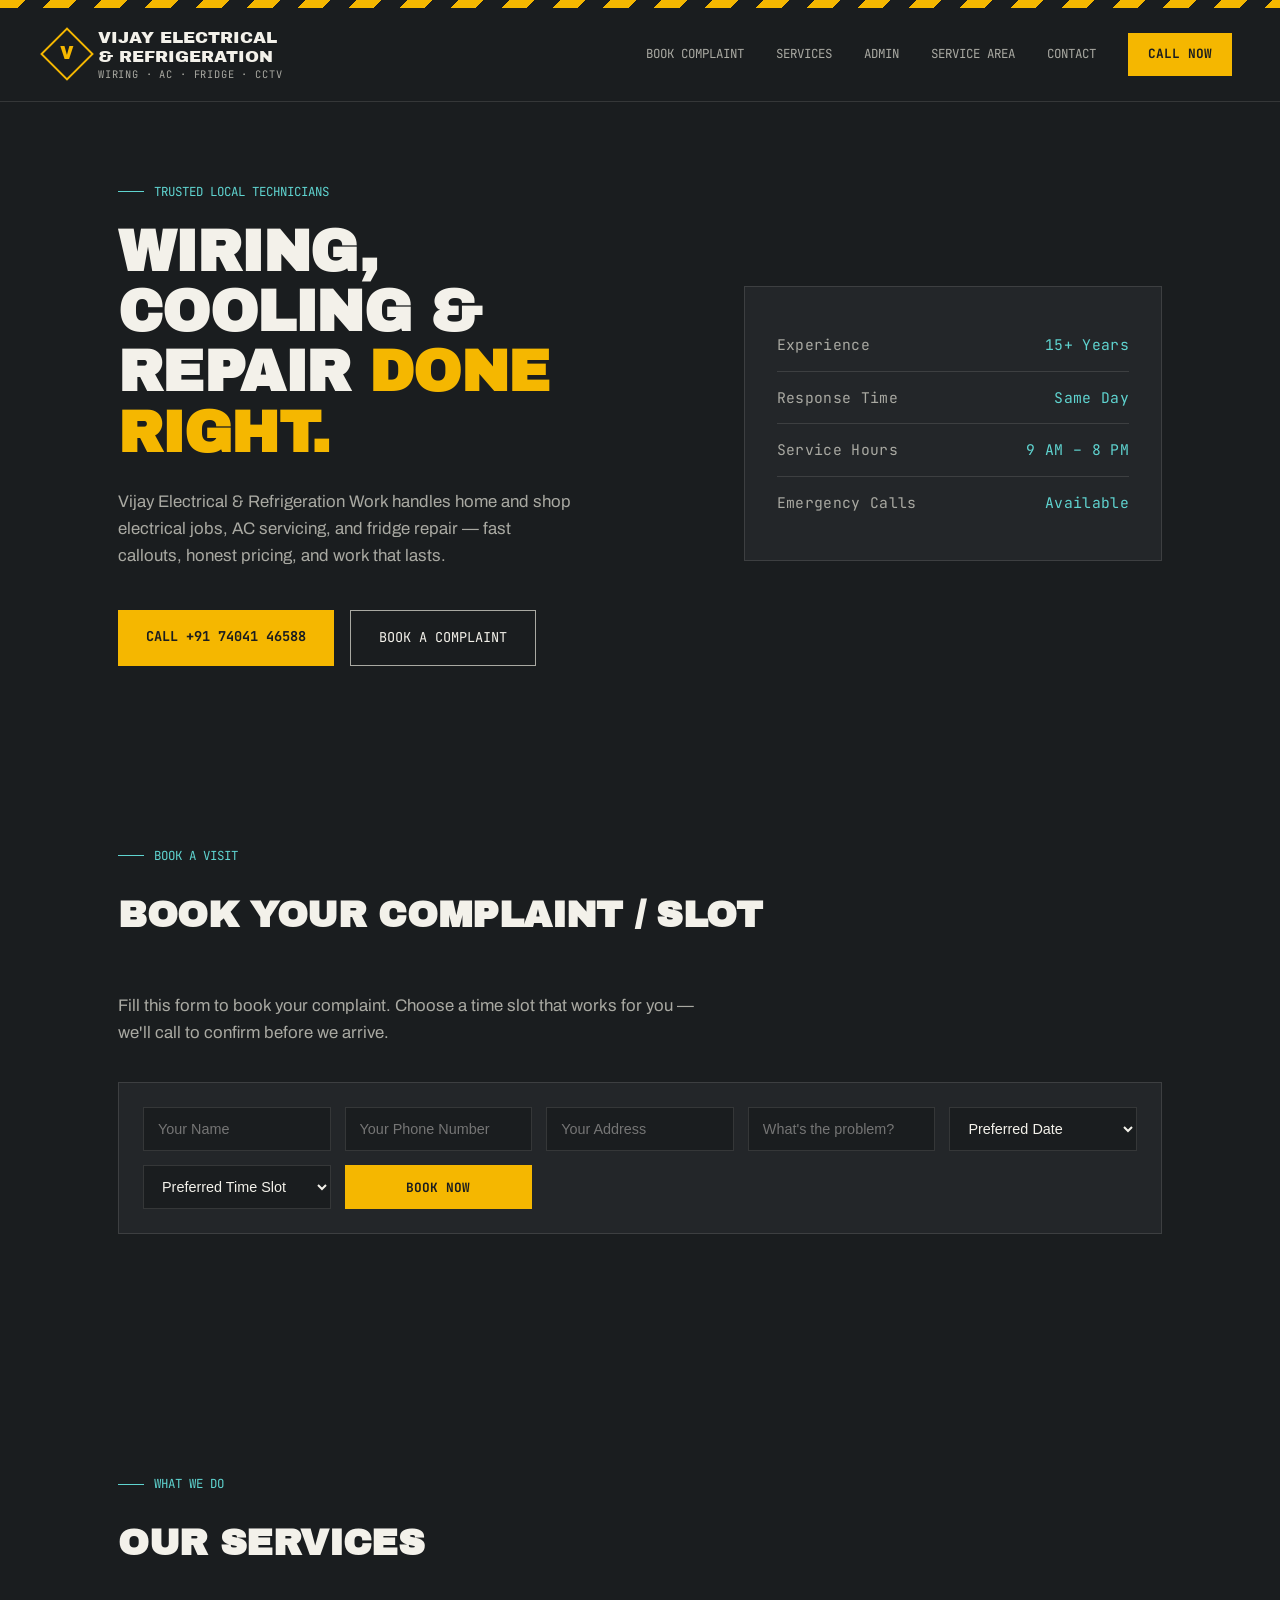
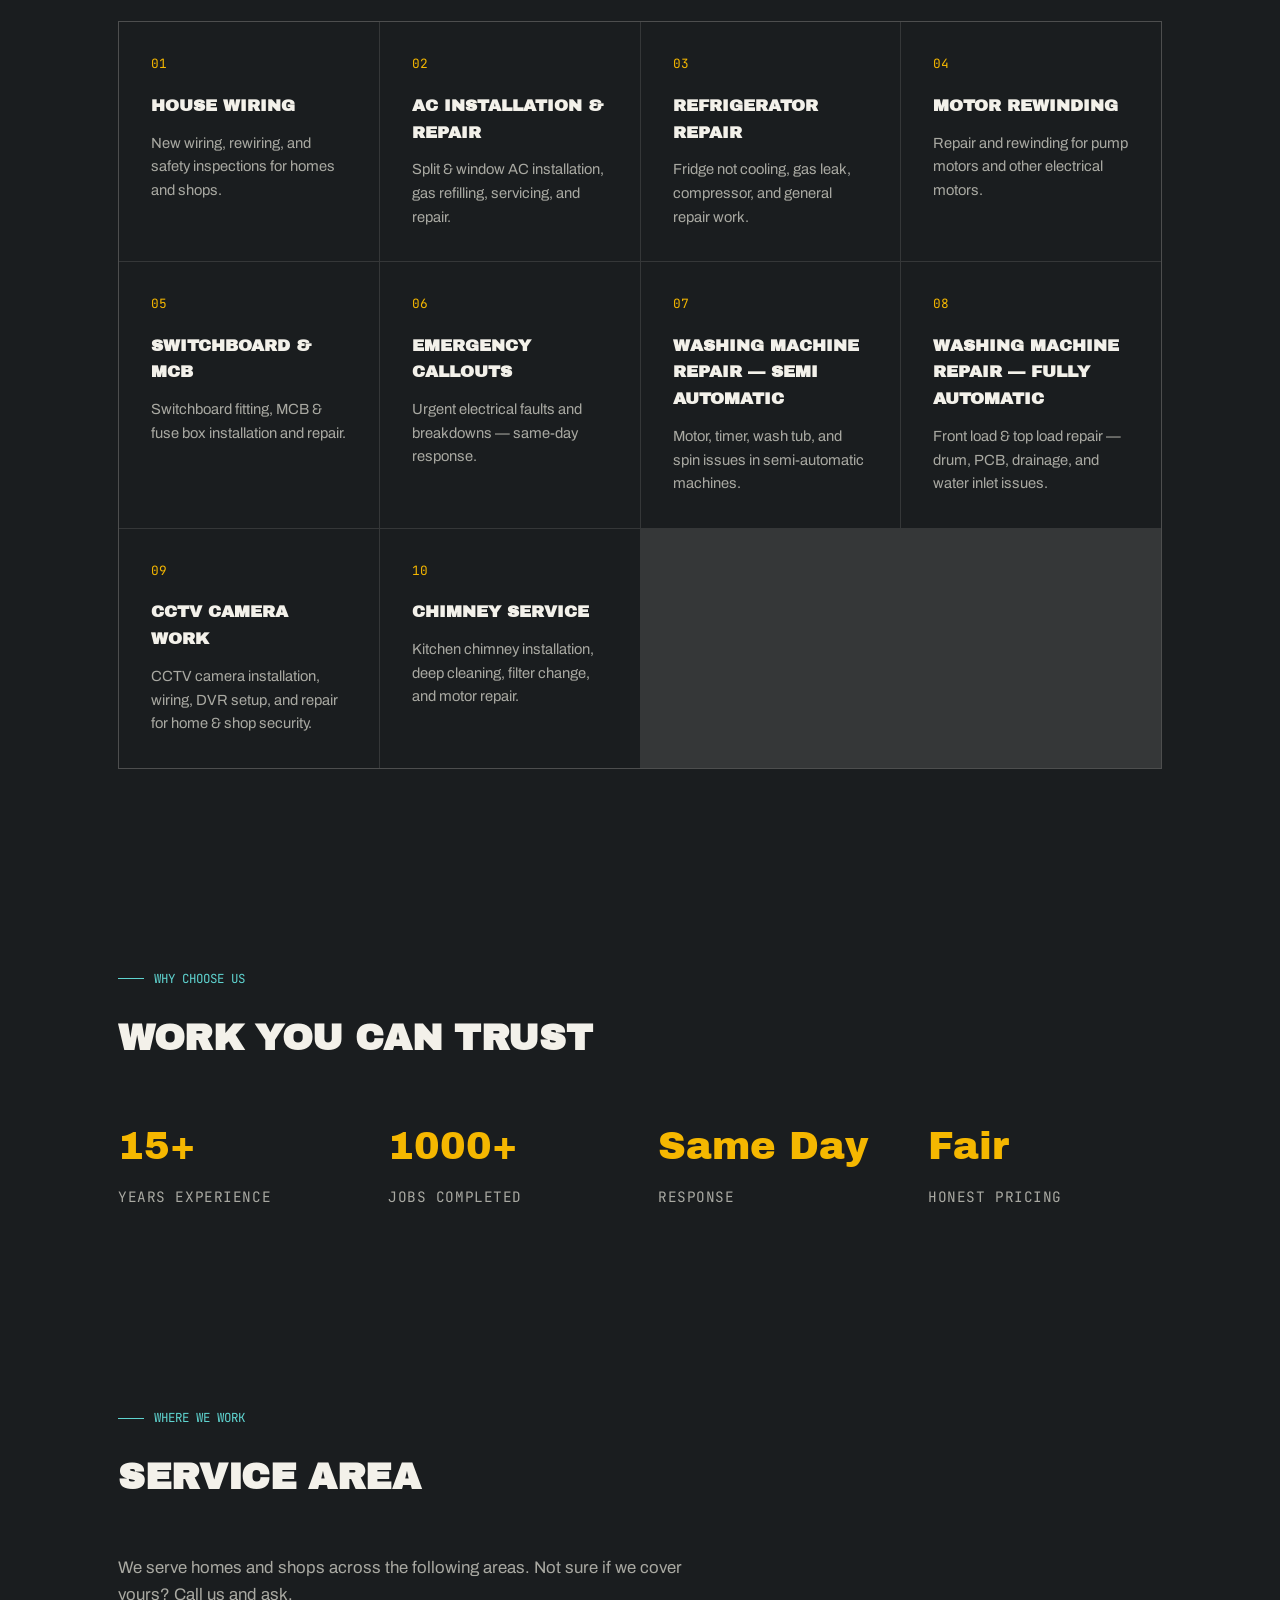
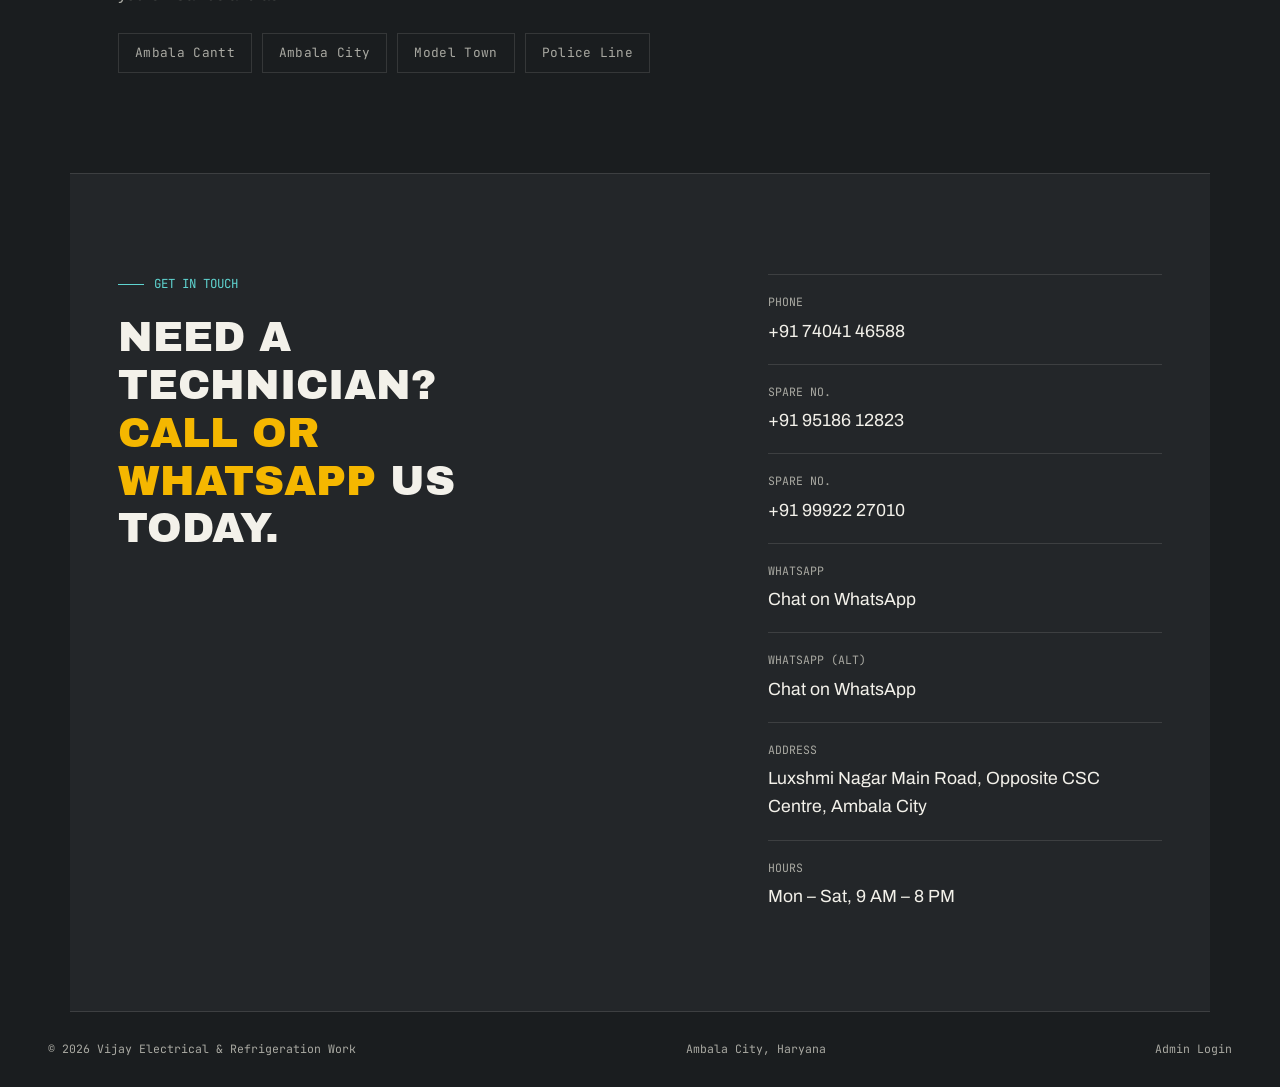
<file: index.html>
<!DOCTYPE html>
<html lang="en">
<head>
<meta charset="UTF-8">
<meta name="viewport" content="width=device-width, initial-scale=1.0">
<title>Vijay Electrical & Refrigeration Work</title>
<link rel="preconnect" href="https://fonts.googleapis.com">
<link href="https://fonts.googleapis.com/css2?family=Archivo+Black&family=Archivo:wght@400;500;600;700&family=JetBrains+Mono:wght@400;500;700&display=swap" rel="stylesheet">
<style>
:root{
    --graphite:#1A1D1F;
    --graphite-2:#232629;
    --steel:#2D3134;
    --paper:#F3F1EA;
    --paper-dim:#A9A9A2;
    --amber:#F5B700;
    --ice:#5FD4D0;
    --line: rgba(243,241,234,0.12);
  }
  *{box-sizing:border-box; margin:0; padding:0;}
  html{scroll-behavior:smooth;}
  body{
    background:var(--graphite);
    color:var(--paper);
    font-family:'Archivo', sans-serif;
    line-height:1.6;
  }
  ::selection{ background:var(--amber); color:var(--graphite); }
  a{ color:inherit; text-decoration:none; }
  .mono{ font-family:'JetBrains Mono', monospace; letter-spacing:0.02em; }
  img, svg{ display:block; max-width:100%; }

  /* hazard stripe utility */
  .stripe{
    height:8px; width:100%;
    background: repeating-linear-gradient(135deg, var(--amber) 0 18px, var(--graphite) 18px 36px);
  }

  header{
    position:sticky; top:0; z-index:20;
    display:flex; justify-content:space-between; align-items:center;
    padding:20px 48px;
    background:var(--graphite);
    border-bottom:1px solid var(--line);
  }
  .brand{ display:flex; align-items:center; gap:12px; }
  .brand .mark{
    width:38px; height:38px; border:2px solid var(--amber);
    display:flex; align-items:center; justify-content:center;
    font-family:'Archivo Black', sans-serif; color:var(--amber); font-size:1.1rem;
    transform:rotate(45deg);
  }
  .brand .mark span{ transform:rotate(-45deg); }
  .brand-text{ font-family:'Archivo Black', sans-serif; font-size:1.05rem; line-height:1.15; }
  .brand-text small{ display:block; font-family:'JetBrains Mono',monospace; font-size:0.65rem; color:var(--paper-dim); font-weight:400; letter-spacing:0.08em; margin-top:2px; }

  nav{ display:flex; gap:32px; align-items:center; }
  nav a{
    font-family:'JetBrains Mono', monospace; font-size:0.78rem; text-transform:uppercase;
    color:var(--paper-dim); transition:color .2s;
  }
  nav a:hover, nav a:focus-visible{ color:var(--amber); }
  .call-btn{
    background:var(--amber); color:var(--graphite);
    padding:11px 20px; font-family:'JetBrains Mono',monospace; font-weight:700; font-size:0.8rem;
    text-transform:uppercase;
  }
  .call-btn:hover{ background:var(--ice); }

  section{ max-width:1140px; margin:0 auto; padding:100px 48px; }

  .eyebrow{
    font-family:'JetBrains Mono', monospace; font-size:0.78rem; text-transform:uppercase;
    color:var(--ice); display:flex; align-items:center; gap:10px; margin-bottom:20px;
  }
  .eyebrow::before{ content:''; width:26px; height:1px; background:var(--ice); }

  /* HERO */
  #hero{
    padding-top:80px; padding-bottom:80px;
    display:grid; grid-template-columns:1.15fr 0.85fr; gap:60px; align-items:center;
  }
  h1.display{
    font-family:'Archivo Black', sans-serif;
    font-size:clamp(2.4rem, 5vw, 3.6rem);
    line-height:1.05; letter-spacing:-0.01em;
    text-transform:uppercase;
  }
  h1.display .hl{ color:var(--amber); }
  .hero-sub{ margin-top:26px; max-width:46ch; color:var(--paper-dim); font-size:1.05rem; }
  .hero-ctas{ display:flex; gap:16px; margin-top:40px; flex-wrap:wrap; }
  .btn-primary{
    background:var(--amber); color:var(--graphite); padding:16px 28px;
    font-family:'JetBrains Mono',monospace; font-weight:700; font-size:0.85rem; text-transform:uppercase;
  }
  .btn-primary:hover{ background:var(--ice); }
  .btn-ghost{
    border:1px solid var(--paper-dim); color:var(--paper); padding:16px 28px;
    font-family:'JetBrains Mono',monospace; font-size:0.85rem; text-transform:uppercase;
  }
  .btn-ghost:hover, .btn-ghost:focus-visible{ border-color:var(--ice); color:var(--ice); }

  .hero-panel{
    border:1px solid var(--line); background:var(--graphite-2);
    padding:32px;
  }
  .hero-panel .row{ display:flex; justify-content:space-between; padding:14px 0; border-bottom:1px solid var(--line); font-size:0.92rem; }
  .hero-panel .row:last-child{ border-bottom:none; }
  .hero-panel .row .k{ color:var(--paper-dim); }
  .hero-panel .row .v{ font-family:'JetBrains Mono',monospace; color:var(--ice); }

  /* SERVICES */
  h2.section-head{
    font-family:'Archivo Black', sans-serif; text-transform:uppercase;
    font-size:clamp(1.6rem, 3vw, 2.3rem); margin-bottom:48px; letter-spacing:-0.01em;
  }
  .services-grid{ display:grid; grid-template-columns:repeat(auto-fit, minmax(240px,1fr)); gap:1px; background:var(--line); border:1px solid var(--line); }
  .service-cell{ background:var(--graphite); padding:32px; transition:background .2s; }
  .service-cell:hover{ background:var(--graphite-2); }
  .service-cell .num{ font-family:'JetBrains Mono',monospace; color:var(--amber); font-size:0.8rem; margin-bottom:18px; }
  .service-cell h3{ font-family:'Archivo Black',sans-serif; font-size:1.05rem; text-transform:uppercase; margin-bottom:12px; }
  .service-cell p{ color:var(--paper-dim); font-size:0.92rem; }

  /* WHY US */
  .why-grid{ display:grid; grid-template-columns:repeat(auto-fit, minmax(200px,1fr)); gap:36px; margin-top:8px; }
  .why-item .big{ font-family:'Archivo Black',sans-serif; font-size:2.4rem; color:var(--amber); }
  .why-item .label{ margin-top:8px; color:var(--paper-dim); font-size:0.9rem; text-transform:uppercase; font-family:'JetBrains Mono',monospace; letter-spacing:0.04em; }

  /* COMPLAINTS */
  .complaints-stats{ display:grid; grid-template-columns:repeat(auto-fit, minmax(150px,1fr)); gap:1px; background:var(--line); border:1px solid var(--line); margin-bottom:40px; }
  .stat-cell{ background:var(--graphite-2); padding:24px; }
  .stat-cell .big{ font-family:'Archivo Black',sans-serif; font-size:2rem; }
  .stat-cell .big.amber{ color:var(--amber); }
  .stat-cell .big.ice{ color:var(--ice); }
  .stat-cell .label{ margin-top:6px; font-family:'JetBrains Mono',monospace; font-size:0.72rem; text-transform:uppercase; color:var(--paper-dim); }

  .complaint-form{
    display:grid; grid-template-columns:repeat(auto-fit, minmax(180px,1fr)); gap:14px;
    background:var(--graphite-2); border:1px solid var(--line); padding:24px; margin-bottom:40px;
  }
  .complaint-form input, .complaint-form select{
    background:var(--graphite); border:1px solid var(--line); color:var(--paper);
    padding:12px 14px; font-family:'Inter',sans-serif; font-size:0.9rem; width:100%;
  }
  .complaint-form input:focus, .complaint-form select:focus{ outline:1px solid var(--amber); border-color:var(--amber); }
  .complaint-form button{
    background:var(--amber); color:var(--graphite); border:none; cursor:pointer;
    font-family:'JetBrains Mono',monospace; font-weight:700; font-size:0.8rem; text-transform:uppercase;
    padding:12px 14px;
  }
  .complaint-form button:hover{ background:var(--ice); }

  .complaints-table{ width:100%; border-collapse:collapse; font-size:0.9rem; }
  .complaints-table th{
    text-align:left; font-family:'JetBrains Mono',monospace; font-size:0.7rem; text-transform:uppercase;
    color:var(--paper-dim); padding:12px 14px; border-bottom:1px solid var(--line);
  }
  .complaints-table td{ padding:14px; border-bottom:1px solid var(--line); vertical-align:top; }
  .complaints-table tr:hover td{ background:rgba(243,241,234,0.03); }
  .status-badge{
    font-family:'JetBrains Mono',monospace; font-size:0.7rem; text-transform:uppercase;
    padding:5px 10px; border:1px solid; display:inline-block;
  }
  .status-badge.pending{ color:var(--amber); border-color:var(--amber); }
  .status-badge.progress{ color:var(--ice); border-color:var(--ice); }
  .status-badge.completed{ color:#7CD46B; border-color:#7CD46B; }
  .del-btn{
    background:none; border:1px solid var(--line); color:var(--paper-dim); cursor:pointer;
    font-family:'JetBrains Mono',monospace; font-size:0.7rem; padding:6px 10px; text-transform:uppercase;
  }
  .del-btn:hover{ border-color:#E86A5C; color:#E86A5C; }
  .empty-note{ color:var(--paper-dim); font-family:'JetBrains Mono',monospace; font-size:0.85rem; padding:24px 0; }

  /* COMPLAINTS POPUP MODAL */
  .modal-overlay{
    display:none; position:fixed; inset:0; z-index:100;
    background:rgba(10,12,14,0.78);
    align-items:flex-start; justify-content:center;
    padding:60px 20px; overflow-y:auto;
  }
  .modal-overlay.open{ display:flex; }
  .modal-panel{
    background:var(--graphite-2); border:1px solid var(--line);
    max-width:900px; width:100%; padding:36px; position:relative;
  }
  .modal-close{
    position:absolute; top:20px; right:20px;
    background:none; border:1px solid var(--line); color:var(--paper-dim);
    width:34px; height:34px; cursor:pointer; font-size:1rem;
    font-family:'JetBrains Mono',monospace;
  }
  .modal-close:hover{ border-color:var(--amber); color:var(--amber); }
  .modal-panel h2{
    font-family:'Archivo Black', sans-serif; text-transform:uppercase;
    font-size:1.4rem; margin-bottom:6px; padding-right:40px;
  }
  .modal-panel .modal-sub{ color:var(--paper-dim); font-size:0.88rem; margin-bottom:24px; }
  @media (max-width:720px){ .modal-panel{ padding:22px; } }
  .table-wrap{ overflow-x:auto; }

  /* SERVICE AREA */
  #area{ text-align:left; }
  .area-tags{ display:flex; gap:10px; flex-wrap:wrap; margin-top:24px; }
  .area-tags span{
    border:1px solid var(--line); padding:9px 16px; font-family:'JetBrains Mono',monospace;
    font-size:0.8rem; color:var(--paper-dim);
  }

  /* CONTACT */
  #contact{
    background:var(--graphite-2); border-top:1px solid var(--line); border-bottom:1px solid var(--line);
  }
  .contact-grid{ display:grid; grid-template-columns:1.2fr 0.8fr; gap:60px; }
  .contact-line{
    font-family:'Archivo Black', sans-serif; text-transform:uppercase;
    font-size:clamp(1.8rem, 4vw, 2.6rem); line-height:1.15; max-width:14ch;
  }
  .contact-line .hl{ color:var(--amber); }
  .contact-details .row{ display:flex; flex-direction:column; padding:18px 0; border-top:1px solid var(--line); }
  .contact-details .row:last-child{ padding-bottom:0; }
  .contact-details .k{ font-family:'JetBrains Mono',monospace; font-size:0.72rem; text-transform:uppercase; color:var(--paper-dim); margin-bottom:6px; }
  .contact-details .v{ font-size:1.1rem; }
  .contact-details a.v:hover{ color:var(--amber); }

  footer{
    padding:28px 48px; display:flex; justify-content:space-between; flex-wrap:wrap; gap:12px;
    font-family:'JetBrains Mono',monospace; font-size:0.72rem; color:var(--paper-dim);
  }

  @media (max-width: 860px){
    header{ padding:16px 24px; }
    nav a:not(.call-btn):not(#complaintsPopupLink){ display:none; }
    section{ padding:64px 24px; }
    #hero, .contact-grid{ grid-template-columns:1fr; }
    #hero{ padding-top:48px; }
  }
  @media (prefers-reduced-motion: reduce){ *{ transition:none !important; } html{scroll-behavior:auto;} }

</style>
<style>
  /* ===== ADMIN LOGIN SYSTEM — styles kept in this file ===== */
  #loginModal .modal-panel{
    background:
      radial-gradient(circle at 15% -10%, rgba(245,183,0,0.22), transparent 45%),
      radial-gradient(circle at 105% 110%, rgba(95,212,208,0.18), transparent 50%),
      url("data:image/svg+xml,%3Csvg xmlns='http://www.w3.org/2000/svg' width='120' height='120' viewBox='0 0 120 120'%3E%3Cg fill='none' stroke='%23F5B700' stroke-opacity='0.06' stroke-width='1.5'%3E%3Cpath d='M10 10h30v30M60 0v25h50M0 70h25v40M50 120V95h60M90 10v35h30'/%3E%3Ccircle cx='40' cy='40' r='3' fill='%23F5B700' fill-opacity='0.12' stroke='none'/%3E%3Ccircle cx='110' cy='45' r='3' fill='%235FD4D0' fill-opacity='0.12' stroke='none'/%3E%3Ccircle cx='25' cy='110' r='3' fill='%235FD4D0' fill-opacity='0.12' stroke='none'/%3E%3C/g%3E%3C/svg%3E"),
      linear-gradient(160deg, #1E2225 0%, #15181A 100%);
    background-size: auto, auto, 120px 120px, cover;
    border-color: rgba(245,183,0,0.25);
    box-shadow: 0 0 0 1px rgba(245,183,0,0.08), 0 24px 60px rgba(0,0,0,0.5);
  }
  #loginModal h2{ color:var(--amber); }
</style>
</head>
<body>

<div class="stripe"></div>

<header>
  <div class="brand">
    <div class="mark"><span>V</span></div>
    <div class="brand-text">VIJAY ELECTRICAL<br>& REFRIGERATION
      <small>WIRING · AC · FRIDGE · CCTV</small>
    </div>
  </div>
  <nav>
    <a href="#book">Book Complaint</a>
    <a href="#services">Services</a>
    <a href="#" id="complaintsPopupLink">Admin</a>
    <a href="#area">Service Area</a>
    <a href="#contact">Contact</a>
    <a href="tel:+917404146588" class="call-btn">Call Now</a>
  </nav>
</header>

<div class="modal-overlay" id="loginModal">
  <div class="modal-panel" style="max-width:420px;">
    <button class="modal-close" id="loginCloseBtn" aria-label="Close">✕</button>
    <h2>Admin Login</h2>
    <div class="modal-sub">Sign in to view and manage complaints. Customers don't need to log in — booking is open to everyone.</div>

    <form id="loginForm" style="display:flex; flex-direction:column; gap:14px; margin-top:10px;">
      <input type="email" id="loginEmail" placeholder="Admin Email" required
        style="background:var(--graphite); border:1px solid var(--line); color:var(--paper); padding:12px 14px; font-family:'Inter',sans-serif; font-size:0.9rem;">
      <input type="password" id="loginPassword" placeholder="Password" required
        style="background:var(--graphite); border:1px solid var(--line); color:var(--paper); padding:12px 14px; font-family:'Inter',sans-serif; font-size:0.9rem;">
      <div id="loginError" style="display:none; color:#E86A5C; font-family:'JetBrains Mono',monospace; font-size:0.8rem;">Incorrect email or password.</div>
      <button type="submit" class="btn-primary" style="border:none; cursor:pointer;">Sign In</button>
    </form>

    <div style="display:flex; align-items:center; gap:12px; margin:22px 0;">
      <div style="flex:1; height:1px; background:var(--line);"></div>
      <span class="mono" style="font-size:0.72rem; color:var(--paper-dim);">OR</span>
      <div style="flex:1; height:1px; background:var(--line);"></div>
    </div>

    <div id="googleSignInBtn"></div>
    <div class="mono" style="font-size:0.7rem; color:var(--paper-dim); margin-top:10px;">Only tarashdabas@gmail.com can access the admin panel via Google Sign-In.</div>
  </div>
</div>

<div class="modal-overlay" id="complaintsModal">
  <div class="modal-panel">
    <button class="modal-close" id="modalCloseBtn" aria-label="Close">✕</button>
    <h2>All Complaints</h2>
    <div class="modal-sub">Every complaint booked so far, with live status.</div>
    <div class="complaints-stats mono" id="statsRowModal"></div>

    <form class="complaint-form" id="complaintForm" style="margin-bottom:24px;">
      <input type="text" id="custName" placeholder="Customer Name" required>
      <input type="tel" id="custPhone" placeholder="Customer Phone" required>
      <input type="text" id="custAddress" placeholder="Customer Address" required>
      <input type="text" id="issue" placeholder="Complaint / Issue" required>
      <select id="status">
        <option value="Pending">Pending</option>
        <option value="In Progress">In Progress</option>
        <option value="Completed">Completed</option>
      </select>
      <button type="submit">Add Complaint</button>
    </form>

    <div class="table-wrap">
      <table class="complaints-table">
        <thead>
          <tr>
            <th>Date</th>
            <th>Customer</th>
            <th>Phone</th>
            <th>Address</th>
            <th>Complaint</th>
            <th>Status</th>
            <th></th>
          </tr>
        </thead>
        <tbody id="complaintsBodyModal"></tbody>
      </table>
    </div>
    <div id="emptyNoteModal" class="empty-note" style="display:none;">No complaints logged yet.</div>
  </div>
</div>

<section id="hero">
  <div>
    <div class="eyebrow">Trusted Local Technicians</div>
    <h1 class="display">Wiring, cooling & repair <span class="hl">done right.</span></h1>
    <p class="hero-sub">Vijay Electrical & Refrigeration Work handles home and shop electrical jobs, AC servicing, and fridge repair — fast callouts, honest pricing, and work that lasts.</p>
    <div class="hero-ctas">
      <a href="tel:+917404146588" class="btn-primary">Call +91 74041 46588</a>
      <a href="#book" class="btn-ghost">Book a Complaint</a>
    </div>
  </div>
  <div class="hero-panel mono">
    <div class="row"><span class="k">Experience</span><span class="v">15+ Years</span></div>
    <div class="row"><span class="k">Response Time</span><span class="v">Same Day</span></div>
    <div class="row"><span class="k">Service Hours</span><span class="v">9 AM – 8 PM</span></div>
    <div class="row"><span class="k">Emergency Calls</span><span class="v">Available</span></div>
  </div>
</section>

<section id="book">
  <div class="eyebrow">Book A Visit</div>
  <h2 class="section-head">Book Your Complaint / Slot</h2>
  <p class="hero-sub" style="color:var(--paper-dim); max-width:60ch; margin-bottom:36px;">Fill this form to book your complaint. Choose a time slot that works for you — we'll call to confirm before we arrive.</p>

  <form class="complaint-form" id="bookingForm">
    <input type="text" id="bookName" placeholder="Your Name" required>
    <input type="tel" id="bookPhone" placeholder="Your Phone Number" pattern="[0-9]{10}" required>
    <input type="text" id="bookAddress" placeholder="Your Address" required>
    <input type="text" id="bookIssue" placeholder="What's the problem?" required>
    <select id="bookDate" required>
      <option value="" disabled selected>Preferred Date</option>
      <option value="Today">Today</option>
      <option value="Tomorrow">Tomorrow</option>
      <option value="Within 2-3 Days">Within 2–3 Days</option>
    </select>
    <select id="bookSlot" required>
      <option value="" disabled selected>Preferred Time Slot</option>
      <option value="Morning (9 AM - 12 PM)">Morning (9 AM – 12 PM)</option>
      <option value="Afternoon (12 PM - 4 PM)">Afternoon (12 PM – 4 PM)</option>
      <option value="Evening (4 PM - 8 PM)">Evening (4 PM – 8 PM)</option>
    </select>
    <button type="submit">Book Now</button>
  </form>
  <div id="bookConfirm" style="display:none; margin-top:20px; border:1px solid var(--ice); color:var(--ice); padding:16px 20px; font-family:'JetBrains Mono',monospace; font-size:0.85rem;"></div>
</section>

<section id="services">

  <div class="eyebrow">What We Do</div>
  <h2 class="section-head">Our Services</h2>
  <div class="services-grid">
    <div class="service-cell">
      <div class="num">01</div>
      <h3>House Wiring</h3>
      <p>New wiring, rewiring, and safety inspections for homes and shops.</p>
    </div>
    <div class="service-cell">
      <div class="num">02</div>
      <h3>AC Installation & Repair</h3>
      <p>Split & window AC installation, gas refilling, servicing, and repair.</p>
    </div>
    <div class="service-cell">
      <div class="num">03</div>
      <h3>Refrigerator Repair</h3>
      <p>Fridge not cooling, gas leak, compressor, and general repair work.</p>
    </div>
    <div class="service-cell">
      <div class="num">04</div>
      <h3>Motor Rewinding</h3>
      <p>Repair and rewinding for pump motors and other electrical motors.</p>
    </div>
    <div class="service-cell">
      <div class="num">05</div>
      <h3>Switchboard & MCB</h3>
      <p>Switchboard fitting, MCB & fuse box installation and repair.</p>
    </div>
    <div class="service-cell">
      <div class="num">06</div>
      <h3>Emergency Callouts</h3>
      <p>Urgent electrical faults and breakdowns — same-day response.</p>
    </div>
    <div class="service-cell">
      <div class="num">07</div>
      <h3>Washing Machine Repair — Semi Automatic</h3>
      <p>Motor, timer, wash tub, and spin issues in semi-automatic machines.</p>
    </div>
    <div class="service-cell">
      <div class="num">08</div>
      <h3>Washing Machine Repair — Fully Automatic</h3>
      <p>Front load & top load repair — drum, PCB, drainage, and water inlet issues.</p>
    </div>
    <div class="service-cell">
      <div class="num">09</div>
      <h3>CCTV Camera Work</h3>
      <p>CCTV camera installation, wiring, DVR setup, and repair for home & shop security.</p>
    </div>
    <div class="service-cell">
      <div class="num">10</div>
      <h3>Chimney Service</h3>
      <p>Kitchen chimney installation, deep cleaning, filter change, and motor repair.</p>
    </div>
  </div>
</section>

<section id="why">
  <div class="eyebrow">Why Choose Us</div>
  <h2 class="section-head">Work You Can Trust</h2>
  <div class="why-grid">
    <div class="why-item"><div class="big">15+</div><div class="label">Years Experience</div></div>
    <div class="why-item"><div class="big">1000+</div><div class="label">Jobs Completed</div></div>
    <div class="why-item"><div class="big">Same Day</div><div class="label">Response</div></div>
    <div class="why-item"><div class="big">Fair</div><div class="label">Honest Pricing</div></div>
  </div>
</section>



<section id="area">
  <div class="eyebrow">Where We Work</div>
  <h2 class="section-head">Service Area</h2>
  <p class="hero-sub" style="color:var(--paper-dim); max-width:60ch;">We serve homes and shops across the following areas. Not sure if we cover yours? Call us and ask.</p>
  <div class="area-tags mono">
    <span>Ambala Cantt</span>
    <span>Ambala City</span>
    <span>Model Town</span>
    <span>Police Line</span>
  </div>
</section>

<section id="contact">
  <div class="contact-grid">
    <div>
      <div class="eyebrow">Get In Touch</div>
      <p class="contact-line">Need a technician? <span class="hl">Call or WhatsApp</span> us today.</p>
    </div>
    <div class="contact-details">
      <div class="row">
        <span class="k">Phone</span>
        <a class="v" href="tel:+917404146588">+91 74041 46588</a>
      </div>
      <div class="row">
        <span class="k">Spare No.</span>
        <a class="v" href="tel:+919518612823">+91 95186 12823</a>
      </div>
      <div class="row">
        <span class="k">Spare No.</span>
        <a class="v" href="tel:+919992227010">+91 99922 27010</a>
      </div>
      <div class="row">
        <span class="k">WhatsApp</span>
        <a class="v" href="https://wa.me/917404146588" target="_blank" rel="noopener">Chat on WhatsApp</a>
      </div>
      <div class="row">
        <span class="k">WhatsApp (Alt)</span>
        <a class="v" href="https://wa.me/919518612823" target="_blank" rel="noopener">Chat on WhatsApp</a>
      </div>
      <div class="row">
        <span class="k">Address</span>
        <span class="v">Luxshmi Nagar Main Road, Opposite CSC Centre, Ambala City</span>
      </div>
      <div class="row">
        <span class="k">Hours</span>
        <span class="v">Mon – Sat, 9 AM – 8 PM</span>
      </div>
    </div>
  </div>
</section>

<footer>
  <div>© 2026 Vijay Electrical & Refrigeration Work</div>
  <div>Ambala City, Haryana</div>
  <a href="#" id="footerAdminLink" style="color:var(--paper-dim);">Admin Login</a>
</footer>

<script src="https://accounts.google.com/gsi/client" async defer></script>
<script>
const STORAGE_KEY = 'vijay_complaints';

  function loadComplaints(){
    const raw = localStorage.getItem(STORAGE_KEY);
    if(raw) return JSON.parse(raw);
    // sample starter data — feel free to delete these from the table
    const sample = [
      { date:'2026-08-10', name:'Ramesh Kumar', phone:'98765 43210', address:'Model Town, Ambala City', issue:'Fridge not cooling', status:'Completed' },
      { date:'2026-08-14', name:'Simran Kaur', phone:'99888 11223', address:'Police Line, Ambala Cantt', issue:'AC gas refill needed', status:'In Progress' },
      { date:'2026-08-16', name:'Amit Verma', phone:'97001 22334', address:'Model Town, Ambala City', issue:'MCB tripping repeatedly', status:'Pending' }
    ];
    localStorage.setItem(STORAGE_KEY, JSON.stringify(sample));
    return sample;
  }

  function saveComplaints(list){
    localStorage.setItem(STORAGE_KEY, JSON.stringify(list));
  }

  function statusClass(status){
    if(status === 'Completed') return 'completed';
    if(status === 'In Progress') return 'progress';
    return 'pending';
  }

  function fillTable(list, bodyId, emptyId){
    const body = document.getElementById(bodyId);
    const emptyNote = document.getElementById(emptyId);
    body.innerHTML = '';

    if(list.length === 0){
      emptyNote.style.display = 'block';
    } else {
      emptyNote.style.display = 'none';
      list.slice().reverse().forEach((c, revIdx) => {
        const idx = list.length - 1 - revIdx;
        const tr = document.createElement('tr');
        tr.innerHTML = `
          <td class="mono">${c.date}</td>
          <td>${c.name}</td>
          <td class="mono">${c.phone}</td>
          <td>${c.address ? c.address : '—'}</td>
          <td>${c.issue}</td>
          <td>
            <select class="mono status-select" data-idx="${idx}" style="background:var(--graphite); color:var(--paper); border:1px solid var(--line); padding:6px 8px; font-family:'JetBrains Mono',monospace; font-size:0.75rem;">
              <option value="Pending" ${c.status==='Pending'?'selected':''}>Pending</option>
              <option value="In Progress" ${c.status==='In Progress'?'selected':''}>In Progress</option>
              <option value="Completed" ${c.status==='Completed'?'selected':''}>Completed</option>
            </select>
          </td>
          <td><button class="del-btn" data-idx="${idx}">Delete</button></td>
        `;
        body.appendChild(tr);
      });
    }

    // wire up status changes
    body.querySelectorAll('.status-select').forEach(sel => {
      sel.addEventListener('change', (e) => {
        const list = loadComplaints();
        const i = parseInt(e.target.dataset.idx, 10);
        list[i].status = e.target.value;
        saveComplaints(list);
        render();
      });
    });

    // wire up delete
    body.querySelectorAll('.del-btn').forEach(btn => {
      btn.addEventListener('click', (e) => {
        const list = loadComplaints();
        const i = parseInt(e.target.dataset.idx, 10);
        list.splice(i, 1);
        saveComplaints(list);
        render();
      });
    });
  }

  function fillStats(list, targetId){
    const total = list.length;
    const completed = list.filter(c => c.status === 'Completed').length;
    const progress = list.filter(c => c.status === 'In Progress').length;
    const pending = list.filter(c => c.status === 'Pending').length;
    document.getElementById(targetId).innerHTML = `
      <div class="stat-cell"><div class="big">${total}</div><div class="label">Total Complaints</div></div>
      <div class="stat-cell"><div class="big amber">${pending}</div><div class="label">Pending</div></div>
      <div class="stat-cell"><div class="big ice">${progress}</div><div class="label">In Progress</div></div>
      <div class="stat-cell"><div class="big" style="color:#7CD46B;">${completed}</div><div class="label">Completed</div></div>
    `;
  }

  function render(){
    const list = loadComplaints();
    fillTable(list, 'complaintsBodyModal', 'emptyNoteModal');
    fillStats(list, 'statsRowModal');
  }

  document.getElementById('complaintForm').addEventListener('submit', function(e){
    e.preventDefault();
    const list = loadComplaints();
    list.push({
      date: new Date().toISOString().slice(0,10),
      name: document.getElementById('custName').value,
      phone: document.getElementById('custPhone').value,
      address: document.getElementById('custAddress').value,
      issue: document.getElementById('issue').value,
      status: document.getElementById('status').value
    });
    saveComplaints(list);
    this.reset();
    render();
  });

  // Numbers that get notified whenever a new complaint is booked
  const NOTIFY_NUMBERS = ['917404146588', '919518612823'];

  function notifyAdminsOfComplaint(entry){
    const msg =
      `New complaint booked:\n` +
      `Name: ${entry.name}\n` +
      `Phone: ${entry.phone}\n` +
      `Address: ${entry.address}\n` +
      `Issue: ${entry.issue}`;
    const encoded = encodeURIComponent(msg);
    NOTIFY_NUMBERS.forEach(num => {
      window.open(`https://wa.me/${num}?text=${encoded}`, '_blank', 'noopener');
    });
  }

  document.getElementById('bookingForm').addEventListener('submit', function(e){
    e.preventDefault();
    const list = loadComplaints();
    const name = document.getElementById('bookName').value;
    const phone = document.getElementById('bookPhone').value;
    const address = document.getElementById('bookAddress').value;
    const issue = document.getElementById('bookIssue').value;
    const date = document.getElementById('bookDate').value;
    const slot = document.getElementById('bookSlot').value;

    const entry = {
      date: new Date().toISOString().slice(0,10),
      name: name,
      phone: phone,
      address: address,
      issue: `${issue} (Slot: ${date}, ${slot})`,
      status: 'Pending'
    };
    list.push(entry);
    saveComplaints(list);
    notifyAdminsOfComplaint(entry);

    const confirmBox = document.getElementById('bookConfirm');
    confirmBox.style.display = 'block';
    confirmBox.textContent = `Thanks ${name}! Your complaint is booked for ${date}, ${slot}. We'll call you on ${phone} to confirm.`;

    this.reset();
    render();
  });

  render();

</script>

<script>
  // ===== ADMIN LOGIN SYSTEM — kept entirely in this file =====
  const ADMIN_EMAIL = 'tarashdabas@gmail.com';
  const ADMIN_PASSWORD = 'tarash@1234';
  const SESSION_KEY = 'vijay_admin_logged_in_until';
  const SESSION_LENGTH_MS = 24 * 60 * 60 * 1000; // stay logged in for 1 day

  const loginModal = document.getElementById('loginModal');
  const complaintsModal = document.getElementById('complaintsModal');

  function startAdminSession(){
    // localStorage (not sessionStorage) so the login survives closing the
    // tab/app, and it's stamped with an expiry so it lasts a full day.
    localStorage.setItem(SESSION_KEY, String(Date.now() + SESSION_LENGTH_MS));
  }

  function isAdminLoggedIn(){
    const until = parseInt(localStorage.getItem(SESSION_KEY), 10);
    if(!until || Date.now() > until){
      localStorage.removeItem(SESSION_KEY);
      return false;
    }
    return true;
  }

  function openAdminPanel(){
    render(); // defined in script.js
    complaintsModal.classList.add('open');
  }

  // "Admin" nav link / footer link: if already logged in this session, go straight to panel; else show login
  function triggerAdminLogin(e){
    e.preventDefault();
    if(isAdminLoggedIn()){
      openAdminPanel();
    } else {
      document.getElementById('loginError').style.display = 'none';
      loginModal.classList.add('open');
    }
  }
  document.getElementById('complaintsPopupLink').addEventListener('click', triggerAdminLogin);
  document.getElementById('footerAdminLink').addEventListener('click', triggerAdminLogin);

  document.getElementById('loginCloseBtn').addEventListener('click', function(){
    loginModal.classList.remove('open');
  });
  loginModal.addEventListener('click', function(e){
    if(e.target === loginModal) loginModal.classList.remove('open');
  });

  document.getElementById('loginForm').addEventListener('submit', function(e){
    e.preventDefault();
    const email = document.getElementById('loginEmail').value.trim().toLowerCase();
    const password = document.getElementById('loginPassword').value;
    const errorBox = document.getElementById('loginError');

    if(email === ADMIN_EMAIL.toLowerCase() && password === ADMIN_PASSWORD){
      startAdminSession();
      errorBox.style.display = 'none';
      this.reset();
      loginModal.classList.remove('open');
      openAdminPanel();
    } else {
      errorBox.style.display = 'block';
    }
  });

  // ---- Google Sign-In ----
  // Replace GOOGLE_CLIENT_ID below with your own Google Cloud OAuth Client ID
  // to make this button active.
  const GOOGLE_CLIENT_ID = 'YOUR_GOOGLE_CLIENT_ID_HERE.apps.googleusercontent.com';

  function decodeJwtPayload(token){
    try{
      const base64 = token.split('.')[1].replace(/-/g, '+').replace(/_/g, '/');
      return JSON.parse(decodeURIComponent(atob(base64).split('').map(c =>
        '%' + ('00' + c.charCodeAt(0).toString(16)).slice(-2)
      ).join('')));
    } catch(err){ return null; }
  }

  function handleGoogleCredentialResponse(response){
    const payload = decodeJwtPayload(response.credential);
    const errorBox = document.getElementById('loginError');
    if(payload && payload.email && payload.email.toLowerCase() === ADMIN_EMAIL.toLowerCase()){
      startAdminSession();
      loginModal.classList.remove('open');
      openAdminPanel();
    } else {
      errorBox.textContent = 'This Google account is not authorized for admin access.';
      errorBox.style.display = 'block';
    }
  }

  window.addEventListener('load', function(){
    if(window.google && GOOGLE_CLIENT_ID.indexOf('YOUR_GOOGLE_CLIENT_ID_HERE') === -1){
      google.accounts.id.initialize({
        client_id: GOOGLE_CLIENT_ID,
        callback: handleGoogleCredentialResponse
      });
      google.accounts.id.renderButton(
        document.getElementById('googleSignInBtn'),
        { theme: 'filled_black', size: 'large', width: 340 }
      );
    } else {
      document.getElementById('googleSignInBtn').innerHTML =
        '<div class="mono" style="font-size:0.75rem; color:var(--paper-dim); border:1px dashed var(--line); padding:12px; text-align:center;">Google Sign-In not yet configured</div>';
    }
  });

  // ---- Admin complaints panel open/close ----
  document.getElementById('modalCloseBtn').addEventListener('click', function(){
    complaintsModal.classList.remove('open');
  });
  complaintsModal.addEventListener('click', function(e){
    if(e.target === complaintsModal) complaintsModal.classList.remove('open');
  });
  document.addEventListener('keydown', function(e){
    if(e.key === 'Escape'){
      complaintsModal.classList.remove('open');
      loginModal.classList.remove('open');
    }
  });
</script>

</body>
</html>
</file>
